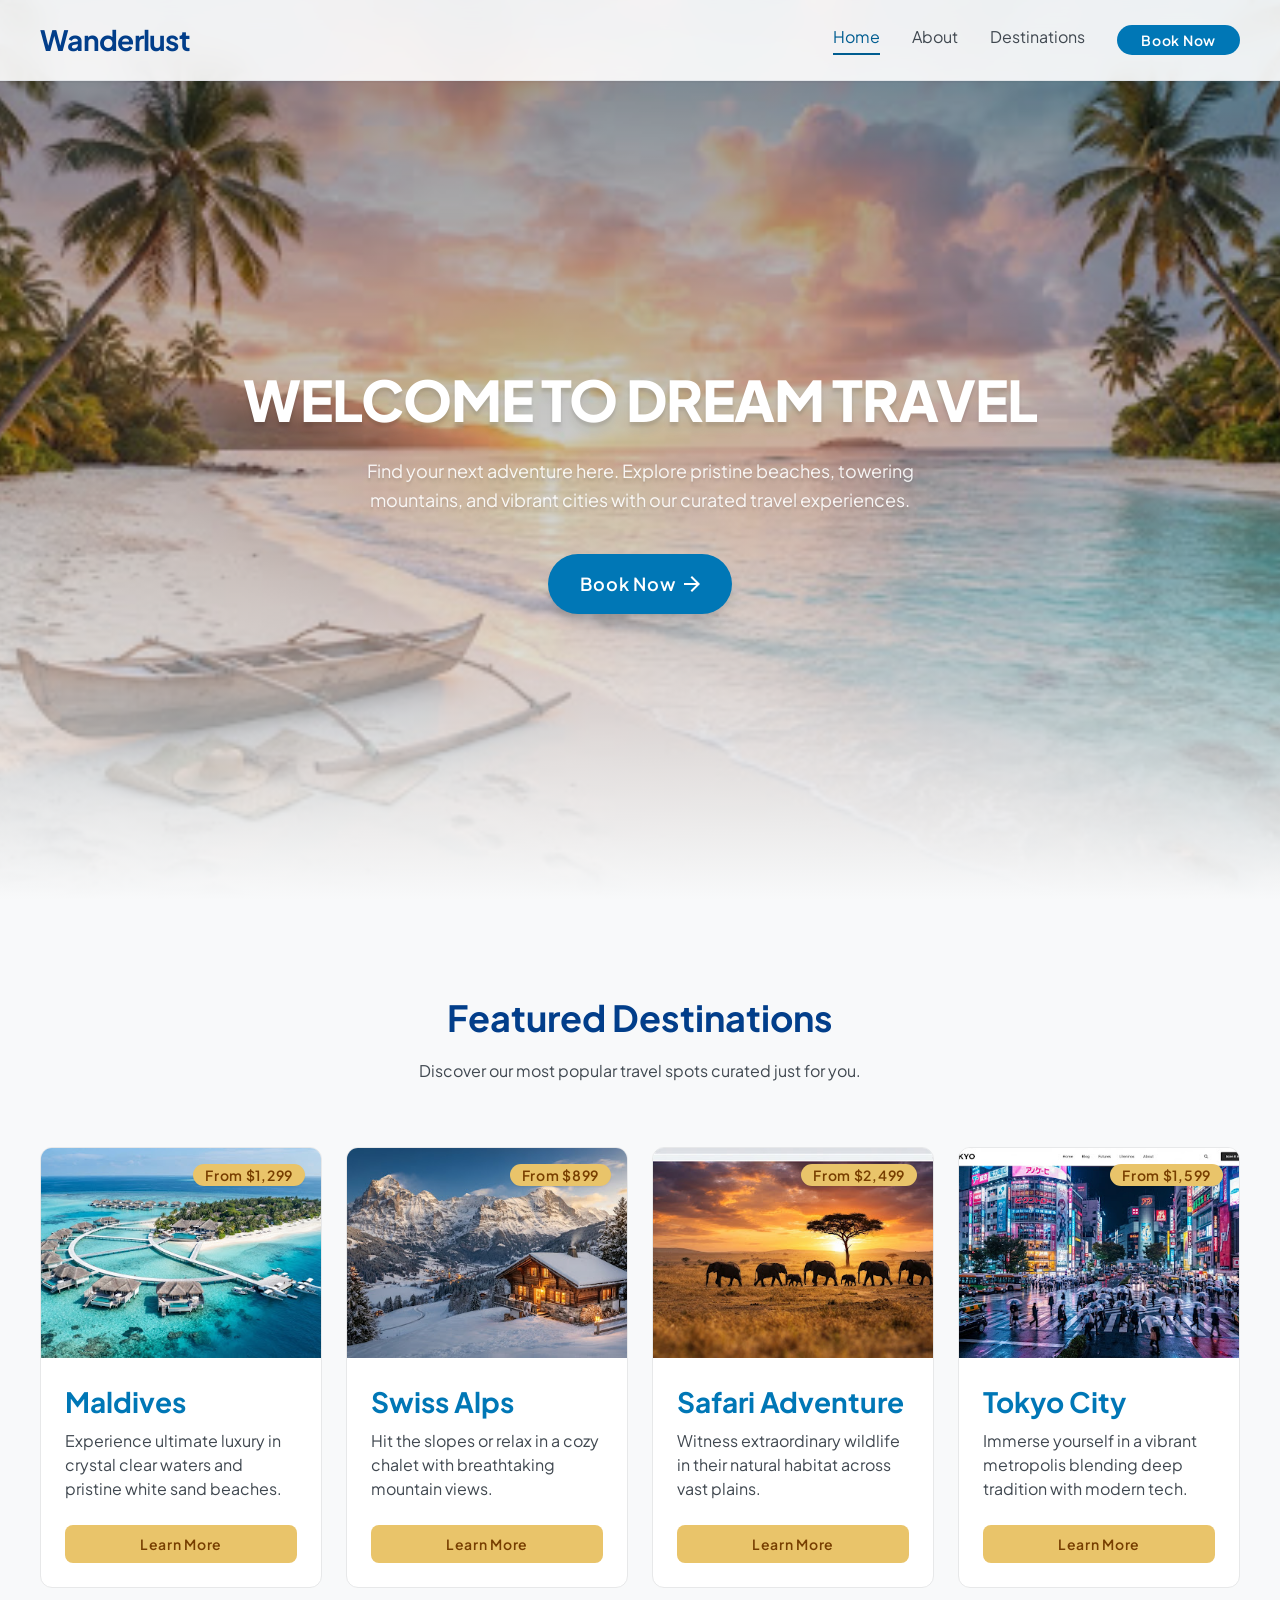
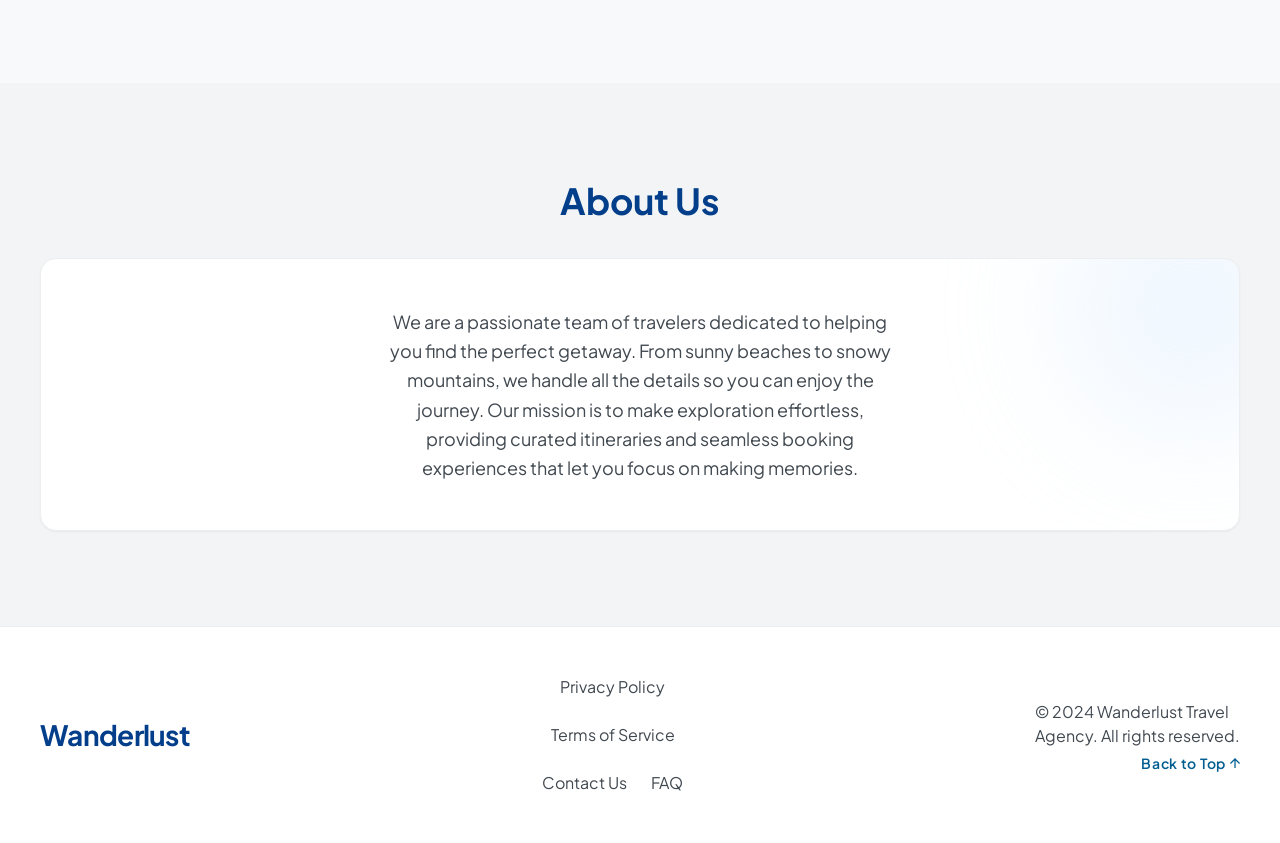
<file: task-2-wonderlust/index.html>
<!DOCTYPE html>
<html lang="en">
<head>
  <meta charset="UTF-8">
  <meta name="viewport" content="width=device-width, initial-scale=1">
  <title>Wanderlust | Travel Agency</title>
  <meta name="description" content="Find your next adventure with Wanderlust. Explore pristine beaches, towering mountains and vibrant cities.">
  <link rel="preconnect" href="https://fonts.googleapis.com">
  <link rel="preconnect" href="https://fonts.gstatic.com" crossorigin>
  <link href="https://fonts.googleapis.com/css2?family=Plus+Jakarta+Sans:wght@400;600;700;800&display=swap" rel="stylesheet">
  <link rel="stylesheet" href="css/style.css">
</head>
<body>
  <!--
    ============================================================
    SITE DETAILS - change the values here, then update the same
    text further down the page (search for the old value).
      Brand name ........ Wanderlust
      Company name ...... Wanderlust Travel Agency
      Copyright year .... 2024
    ============================================================
  -->

  <header class="site-header">
    <div class="site-header__inner">
      <a class="brand" href="#home">Wanderlust</a>
      <button class="nav-toggle" type="button" aria-expanded="false" aria-controls="site-nav" aria-label="Open menu">
        <img src="assets/images/icons/menu.svg" width="23" height="15" alt="">
      </button>
      <nav class="site-nav" id="site-nav" aria-label="Main">
        <ul class="site-nav__list">
          <li><a class="site-nav__link is-active" href="#home" data-spy="home">Home</a></li>
          <li><a class="site-nav__link" href="#about" data-spy="about">About</a></li>
          <li><a class="site-nav__link" href="#destinations" data-spy="destinations">Destinations</a></li>
        </ul>
        <a class="btn btn--small" href="#destinations">Book Now</a>
      </nav>
    </div>
  </header>

  <main>
    <section class="hero" id="home" aria-labelledby="hero-title">
      <img class="hero__bg" src="assets/images/hero/hero-beach.jpg" width="512" height="286" alt="Wooden outrigger boat on a white sand beach at sunset">
      <div class="hero__overlay"></div>
      <div class="hero__content">
        <h1 class="hero__title" id="hero-title">WELCOME TO DREAM TRAVEL</h1>
        <p class="hero__text">Find your next adventure here. Explore pristine beaches, towering mountains, and vibrant cities with our curated travel experiences.</p>
        <a class="btn btn--large" href="#destinations">
          Book Now
          <img src="assets/images/icons/arrow-right.svg" width="16" height="16" alt="">
        </a>
      </div>
    </section>

    <section class="section destinations" id="destinations" aria-labelledby="destinations-title">
      <div class="section__inner">
        <header class="section__head">
          <h2 class="section__title" id="destinations-title">Featured Destinations</h2>
          <p class="section__sub">Discover our most popular travel spots curated just for you.</p>
        </header>
        <ul class="cards">
          <li class="card">
            <div class="card__media">
              <img src="assets/images/destinations/maldives.jpg" width="356" height="267" loading="lazy" alt="Overwater villas and a jetty over turquoise water in the Maldives">
              <span class="card__price">From $1,299</span>
            </div>
            <div class="card__body">
              <h3 class="card__title">Maldives</h3>
              <p class="card__text">Experience ultimate luxury in crystal clear waters and pristine white sand beaches.</p>
              <button class="card__btn" type="button">Learn More</button>
            </div>
          </li>
          <li class="card">
            <div class="card__media">
              <img src="assets/images/destinations/swiss-alps.jpg" width="356" height="267" loading="lazy" alt="Snowy mountain peaks and a lit wooden chalet in the Swiss Alps">
              <span class="card__price">From $899</span>
            </div>
            <div class="card__body">
              <h3 class="card__title">Swiss Alps</h3>
              <p class="card__text">Hit the slopes or relax in a cozy chalet with breathtaking mountain views.</p>
              <button class="card__btn" type="button">Learn More</button>
            </div>
          </li>
          <li class="card">
            <div class="card__media">
              <img src="assets/images/destinations/safari-adventure.jpg" width="356" height="267" loading="lazy" alt="Elephants walking across a savanna at sunset with an acacia tree">
              <span class="card__price">From $2,499</span>
            </div>
            <div class="card__body">
              <h3 class="card__title">Safari Adventure</h3>
              <p class="card__text">Witness extraordinary wildlife in their natural habitat across vast plains.</p>
              <button class="card__btn" type="button">Learn More</button>
            </div>
          </li>
          <li class="card">
            <div class="card__media">
              <img src="assets/images/destinations/tokyo-city.jpg" width="356" height="267" loading="lazy" alt="Crowded Tokyo street crossing at night with neon signs">
              <span class="card__price">From $1,599</span>
            </div>
            <div class="card__body">
              <h3 class="card__title">Tokyo City</h3>
              <p class="card__text">Immerse yourself in a vibrant metropolis blending deep tradition with modern tech.</p>
              <button class="card__btn" type="button">Learn More</button>
            </div>
          </li>
        </ul>
      </div>
    </section>
    <section class="section about" id="about" aria-labelledby="about-title">
      <div class="section__inner">
        <h2 class="section__title about__title" id="about-title">About Us</h2>
        <div class="about__card">
          <span class="about__glow" aria-hidden="true"></span>
          <p class="about__text">We are a passionate team of travelers dedicated to helping you find the perfect getaway. From sunny beaches to snowy mountains, we handle all the details so you can enjoy the journey. Our mission is to make exploration effortless, providing curated itineraries and seamless booking experiences that let you focus on making memories.</p>
        </div>
      </div>
    </section>
  </main>
  <footer class="site-footer">
    <div class="site-footer__inner">
      <a class="brand" href="#home">Wanderlust</a>
      <nav class="footer-nav" aria-label="Footer">
        <ul class="footer-nav__list">
          <li><a href="#">Privacy Policy</a></li>
          <li><a href="#">Terms of Service</a></li>
          <li><a href="#">Contact Us</a></li>
          <li><a href="#">FAQ</a></li>
        </ul>
      </nav>
      <div class="site-footer__legal">
        <p class="site-footer__copy">&copy; 2024 Wanderlust Travel Agency. All rights reserved.</p>
        <a class="back-top" href="#home">
          Back to Top
          <img src="assets/images/icons/arrow-up.svg" width="10" height="10" alt="">
        </a>
      </div>
    </div>
  </footer>

  <script src="js/main.js"></script>
</body>
</html>
</file>
<file: task-2-wonderlust/css/style.css>
/* ==========================================================
   1. Design tokens
   ========================================================== */
:root {
  --primary: #0077b6;
  --primary-dark: #005d90;
  --navy: #023e8a;
  --text: #404850;
  --bg: #f8f9fa;
  --bg-alt: #f3f4f5;
  --white: #ffffff;
  --card-border: #e7e8e9;
  --about-border: #edeeef;
  --header-border: rgba(191, 199, 209, 0.3);
  --accent: #e9c46a;
  --accent-text: #773e00;
  --about-glow: #cde5ff;
  --font: "Plus Jakarta Sans", system-ui, -apple-system, "Segoe UI", Roboto, sans-serif;
  --side: 16px;
  --header-h: 80px;
  --container: 1200px;
}

/* ==========================================================
   2. Reset and base
   ========================================================== */
*, *::before, *::after { box-sizing: border-box; }
html { scroll-behavior: smooth; scroll-padding-top: var(--header-h); }
body {
  margin: 0;
  font-family: var(--font);
  font-size: 16px;
  line-height: 24px;
  color: var(--text);
  background: var(--bg);
  overflow-x: hidden;
}
img, svg { display: block; max-width: 100%; }
h1, h2, h3, p, ul { margin: 0; padding: 0; }
ul { list-style: none; }
a { color: inherit; text-decoration: none; }
button { font: inherit; cursor: pointer; }
:focus-visible { outline: 3px solid var(--primary); outline-offset: 3px; }

@media (prefers-reduced-motion: reduce) {
  html { scroll-behavior: auto; }
}

/* ==========================================================
   3. Buttons
   ========================================================== */
.btn {
  display: inline-flex; align-items: center; justify-content: center; gap: 8px;
  color: var(--white); background: var(--primary); border-radius: 9999px;
  font-weight: 600; letter-spacing: 0.05em;
  transition: background 0.2s ease, transform 0.2s ease;
}
.btn:hover { background: var(--primary-dark); }
.btn--small { padding: 8px 24px; font-size: 14px; line-height: 14px; letter-spacing: 0.05em; }
.btn--large {
  padding: 16px 32px; font-size: 18px; line-height: 28px; letter-spacing: 0.05em;
  box-shadow: 0 4px 6px -4px rgba(0, 0, 0, 0.1), 0 10px 15px -3px rgba(0, 0, 0, 0.1);
}
.btn--large:hover { transform: translateY(-2px); }

/* ==========================================================
   4. Header
   ========================================================== */
.site-header {
  position: fixed; top: 0; left: 0; right: 0; z-index: 50;
  background: rgba(255, 255, 255, 0.9);
  -webkit-backdrop-filter: blur(12px); backdrop-filter: blur(12px);
  border-bottom: 1px solid var(--header-border);
  box-shadow: 0 1px 2px rgba(0, 0, 0, 0.05);
}
.site-header__inner {
  display: flex; align-items: center; justify-content: space-between;
  height: var(--header-h); padding-inline: var(--side);
  max-width: calc(var(--container) + var(--side) * 2); margin-inline: auto;
}
.brand { font-size: 28px; line-height: 40px; font-weight: 700; letter-spacing: -0.025em; color: var(--navy); }
.nav-toggle {
  display: flex; align-items: center; justify-content: center;
  width: 38px; height: 34px; padding: 0; background: none; border: 0; border-radius: 4px;
}
.site-nav {
  position: absolute; top: 100%; left: 0; right: 0;
  display: none; flex-direction: column; gap: 16px; padding: 16px var(--side) 24px;
  background: rgba(255, 255, 255, 0.97);
  border-bottom: 1px solid var(--header-border);
  box-shadow: 0 8px 16px rgba(0, 0, 0, 0.06);
}
.site-nav.is-open { display: flex; }
.site-nav__list { display: flex; flex-direction: column; gap: 12px; }
.site-nav__link { display: inline-block; padding-bottom: 4px; border-bottom: 2px solid transparent; }
.site-nav__link:hover { color: var(--primary); }
.site-nav__link.is-active { color: var(--primary-dark); border-bottom-color: var(--primary-dark); }
.site-nav .btn { align-self: flex-start; }

@media (min-width: 768px) {
  :root { --side: 80px; }
  .nav-toggle { display: none; }
  .site-nav {
    position: static; display: flex; flex-direction: row; align-items: center; gap: 32px;
    padding: 0; background: none; border: 0; box-shadow: none;
  }
  .site-nav__list { flex-direction: row; gap: 32px; }
}

/* ==========================================================
   5. Hero
   ========================================================== */
.hero {
  position: relative; display: flex; align-items: center; justify-content: center;
  min-height: 780px; padding: var(--header-h) var(--side) 0; overflow: hidden;
}
.hero__bg { position: absolute; inset: 0; width: 100%; height: 100%; object-fit: cover; }
.hero__overlay {
  position: absolute; inset: 0;
  background: linear-gradient(to bottom, rgba(0, 0, 0, 0.4) 0%, rgba(0, 0, 0, 0.2) 50%, var(--bg) 100%);
}
.hero__content { position: relative; z-index: 1; width: 100%; text-align: center; color: var(--white); }
.hero__title {
  font-size: 40px; line-height: 48px; font-weight: 800;
  text-shadow: 0 10px 8px rgba(0, 0, 0, 0.04), 0 4px 3px rgba(0, 0, 0, 0.1);
}
.hero__text {
  max-width: 560px; margin: 24px auto 40px; font-size: 18px; line-height: 28.8px;
  text-shadow: 0 4px 3px rgba(0, 0, 0, 0.07), 0 2px 2px rgba(0, 0, 0, 0.06);
}

@media (min-width: 768px) {
  .hero { min-height: 1536px; }
  .hero__title { font-size: 56px; line-height: 67.2px; letter-spacing: -0.02em; }
  .hero__text { color: rgba(255, 255, 255, 0.9); }
}
@media (min-width: 1024px) {
  :root { --side: 40px; }
  .hero { min-height: clamp(640px, 100vh, 900px); }
}

/* ==========================================================
   6. Shared section layout
   ========================================================== */
.section { padding: 96px var(--side); }
.section__inner { width: 100%; max-width: var(--container); margin-inline: auto; }
.section__head { margin-bottom: 64px; text-align: center; }
.section__title { font-size: 16px; line-height: 24px; font-weight: 400; color: var(--navy); }
.section__sub { margin-top: 16px; }

@media (min-width: 768px) {
  .section { padding-block: 95px; }
  .section__title { font-size: 36px; line-height: 46.8px; font-weight: 700; padding-bottom: 1px; }
}

/* ==========================================================
   7. Destinations
   ========================================================== */
.destinations { background: var(--bg); }
.cards { display: grid; grid-template-columns: 1fr; gap: 24px; }
.card {
  display: flex; flex-direction: column; overflow: hidden;
  background: var(--white); border: 1px solid var(--card-border); border-radius: 12px;
  transition: transform 0.25s ease, box-shadow 0.25s ease;
}
.card:hover { transform: translateY(-4px); box-shadow: 0 10px 15px -3px rgba(0, 0, 0, 0.1), 0 4px 6px -4px rgba(0, 0, 0, 0.1); }
.card__media { position: relative; aspect-ratio: 4 / 3; }
.card__media img { width: 100%; height: 100%; object-fit: cover; }
.card__price {
  position: absolute; top: 16px; right: 16px; padding: 4px 12px;
  font-size: 14px; line-height: 14px; font-weight: 600; letter-spacing: 0.05em;
  color: var(--accent-text); background: var(--accent); border-radius: 9999px;
  box-shadow: 0 1px 2px rgba(0, 0, 0, 0.05);
}
.card__body { display: flex; flex: 1; flex-direction: column; padding: 24px; }
.card__title { margin-bottom: 8px; font-size: 28px; line-height: 39.2px; font-weight: 700; color: var(--primary); }
.card__text { flex: 1; margin-bottom: 24px; }
.card__btn {
  width: 100%; padding: 12px 0; border: 0; border-radius: 8px;
  font-size: 14px; line-height: 14px; font-weight: 600; letter-spacing: 0.05em;
  color: var(--accent-text); background: var(--accent);
  transition: filter 0.2s ease;
}
.card__btn:hover { filter: brightness(0.95); }

@media (min-width: 768px) {
  .cards { grid-template-columns: repeat(2, minmax(0, 1fr)); }
}
@media (min-width: 1024px) {
  .cards { grid-template-columns: repeat(4, minmax(0, 1fr)); }
}

/* ==========================================================
   8. About us
   ========================================================== */
.about { background: var(--bg-alt); }
.about__title { margin-bottom: 32px; text-align: center; }
.about__card {
  position: relative; overflow: hidden; padding: 32px;
  background: var(--white); border: 1px solid var(--about-border); border-radius: 16px;
  box-shadow: 0 1px 2px rgba(0, 0, 0, 0.05);
}
.about__glow {
  position: absolute; top: -79px; right: -79px; width: 256px; height: 256px;
  background: var(--about-glow); border-radius: 50%; opacity: 0.3; filter: blur(64px);
}
.about__text { position: relative; max-width: 510px; margin-inline: auto; font-size: 18px; line-height: 29.25px; text-align: center; }

@media (min-width: 768px) {
  .about__card { padding: 48px; }
}

/* ==========================================================
   9. Footer
   ========================================================== */
.site-footer { background: var(--white); border-top: 1px solid var(--about-border); }
.site-footer__inner {
  display: flex; flex-direction: column; align-items: center; gap: 16px;
  width: 100%; max-width: calc(var(--container) + var(--side) * 2);
  margin-inline: auto; padding: 48px var(--side) 16px;
}
.footer-nav__list { display: flex; flex-wrap: wrap; justify-content: center; gap: 24px; }
.footer-nav a:hover, .back-top:hover { color: var(--primary); }
.site-footer__legal { display: flex; flex-direction: column; gap: 8px; width: 100%; max-width: 358px; }
.site-footer__copy { max-width: 324px; }
.back-top {
  display: inline-flex; align-items: center; align-self: flex-end; gap: 4px;
  font-size: 14px; line-height: 14px; font-weight: 600; letter-spacing: 0.05em; color: var(--primary-dark);
}

@media (min-width: 768px) {
  .site-footer__inner { flex-direction: row; justify-content: space-between; padding-block: 48px; }
  .footer-nav { max-width: 214px; }
  .site-footer__legal { width: 205px; }
  .site-footer__copy { max-width: none; }
}
</file>
